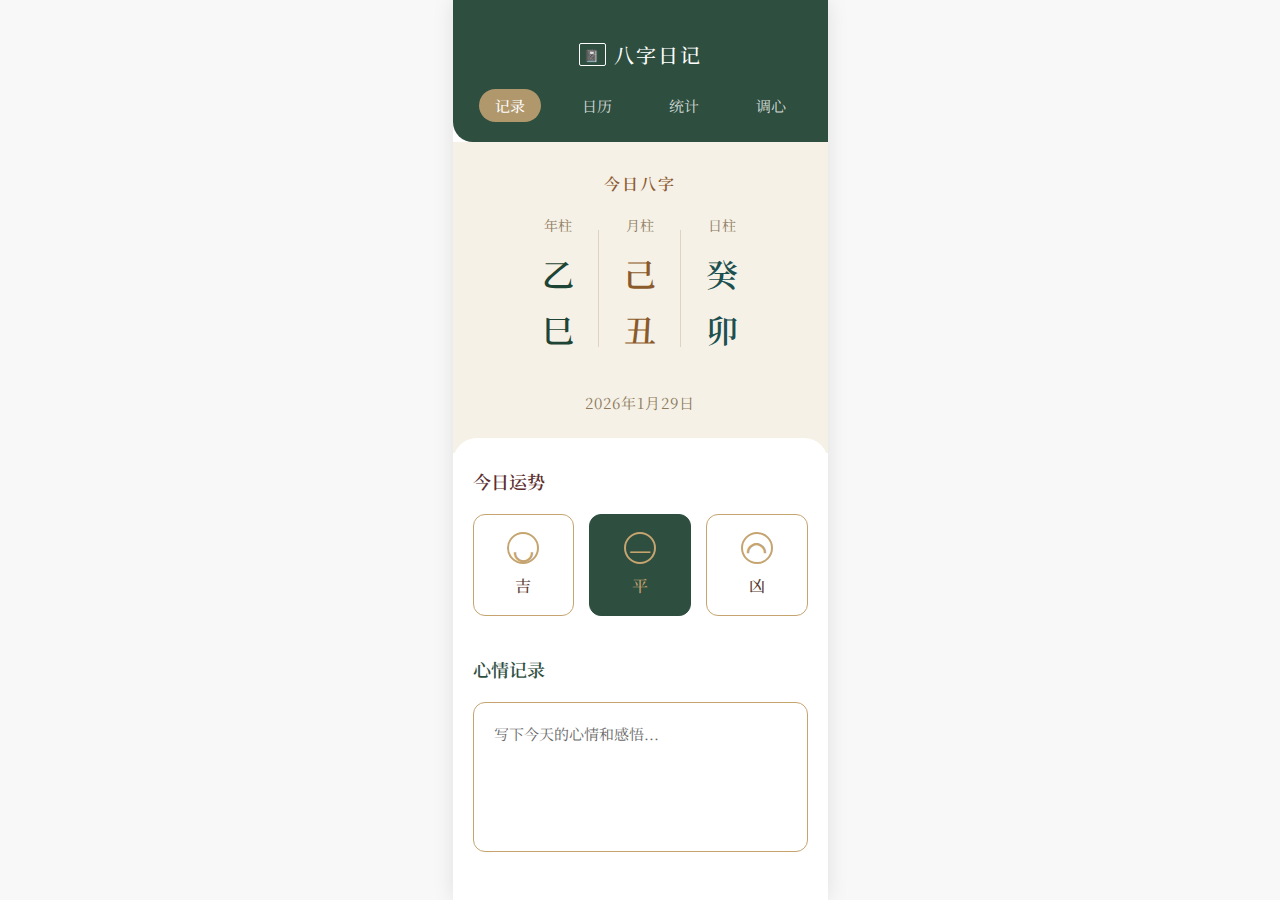
<file: design-replica.html>
<!DOCTYPE html>
<html lang="zh-CN">

<head>
    <meta charset="UTF-8">
    <meta name="viewport" content="width=device-width, initial-scale=1.0">
    <title>八字日记 - 风格复刻</title>
    <link
        href="https://fonts.googleapis.com/css2?family=Noto+Serif+SC:wght@400;500;600;700&family=Noto+Sans+SC:wght@300;400;500&display=swap"
        rel="stylesheet">
    <style>
        :root {
            /* Palette extraction from image */
            --r-color-primary-bg: #2E4E3F;
            /* Deep Green Header */
            --r-color-cream-bg: #F5F1E6;
            /* Cream Section Bg */
            --r-color-gold: #C5A470;
            /* Gold/Khaki Accents */
            --r-color-text-dark: #333333;
            --r-color-text-brown: #5C4033;
            /* Dark Brown for titles */
            --r-color-active-btn: #D6BD8C;
            /* Nav Active Background */
            --r-color-green-text: #2c523e;
            --r-color-brown-text: #8B5A2B;
            --r-color-teal-text: #1C4F4F;
        }

        * {
            margin: 0;
            padding: 0;
            box-sizing: border-box;
        }

        body {
            font-family: "Noto Serif SC", serif;
            /* Serif font matches the vibe */
            background-color: #F8F8F8;
            display: flex;
            justify-content: center;
            min-height: 100vh;
        }

        .phone-frame {
            width: 100%;
            max-width: 375px;
            /* Mobile width */
            background: white;
            min-height: 100vh;
            box-shadow: 0 0 20px rgba(0, 0, 0, 0.1);
            position: relative;
        }

        /* HEADER */
        .header {
            background-color: var(--r-color-primary-bg);
            padding: 40px 20px 20px;
            text-align: center;
            color: white;
            border-bottom-left-radius: 20px;
            /* Slight rounding maybe? image cuts off */
            /* Image shows square top, but maybe rounded bottom header? No, looks like a card */
        }

        .header-title {
            font-size: 20px;
            font-weight: 500;
            margin-bottom: 20px;
            display: flex;
            align-items: center;
            justify-content: center;
            gap: 8px;
            letter-spacing: 2px;
        }

        .header-icon {
            width: 20px;
            height: 20px;
            border: 1.5px solid white;
            border-radius: 2px;
        }

        .nav {
            display: flex;
            justify-content: center;
            gap: 25px;
            font-size: 15px;
        }

        .nav-item {
            color: rgba(255, 255, 255, 0.8);
            text-decoration: none;
            padding: 6px 16px;
            border-radius: 20px;
            transition: all 0.2s;
        }

        .nav-item.active {
            background-color: #B0986C;
            /* Gold-ish pill */
            color: white;
            font-weight: 500;
        }

        /* BAZI SECTION */
        .bazi-section {
            background-color: var(--r-color-cream-bg);
            padding: 30px 20px 40px;
            text-align: center;
        }

        .section-title-small {
            color: #8D5A34;
            /* Brownish gold */
            font-size: 16px;
            margin-bottom: 20px;
            font-weight: 600;
            letter-spacing: 2px;
        }

        .pillars-grid {
            display: flex;
            justify-content: center;
            gap: 0;
            /* Handled by dividers */
            margin-bottom: 30px;
            position: relative;
        }

        .pillar-col {
            padding: 0 25px;
            text-align: center;
            position: relative;
        }

        /* Vertical dividers */
        .pillar-col:not(:last-child)::after {
            content: '';
            position: absolute;
            right: 0;
            top: 10%;
            height: 80%;
            width: 1px;
            background-color: rgba(139, 90, 43, 0.2);
        }

        .pillar-label {
            font-size: 14px;
            color: #8D7A60;
            margin-bottom: 15px;
        }

        .pillar-char {
            font-size: 32px;
            font-weight: 600;
            margin-bottom: 10px;
            font-family: "Noto Serif SC", serif;
        }

        /* Column Specific Colors */
        .pillar-col:nth-child(1) .pillar-char {
            color: #1E4435;
        }

        /* Green/Teal */
        .pillar-col:nth-child(2) .pillar-char {
            color: #8B5A2B;
        }

        /* Brown */
        .pillar-col:nth-child(3) .pillar-char {
            color: #1C4F4F;
        }

        /* Teal/Blue */

        .date-display {
            color: #8D7A60;
            font-size: 15px;
            letter-spacing: 1px;
        }

        /* CONTENT AREA */
        .content-area {
            padding: 30px 20px;
            background: white;
            border-top-left-radius: 24px;
            border-top-right-radius: 24px;
            margin-top: -15px;
            /* Overlap effect if desired, but image looks flat */
            /* Image shows white background starts after Bazi. layout seems flat */
        }

        .section-header {
            color: #5C2E2E;
            /* Reddish Brown */
            font-size: 18px;
            margin-bottom: 20px;
            font-weight: 600;
        }

        /* FORTUNE BUTTONS */
        .fortune-row {
            display: flex;
            justify-content: space-between;
            gap: 15px;
            margin-bottom: 40px;
        }

        .fortune-btn {
            flex: 1;
            aspect-ratio: 1;
            border: 1px solid var(--r-color-gold);
            border-radius: 12px;
            background: white;
            display: flex;
            flex-direction: column;
            align-items: center;
            justify-content: center;
            gap: 10px;
            cursor: pointer;
            transition: all 0.2s;
            color: #5C4033;
        }

        .fortune-icon {
            font-size: 24px;
            width: 32px;
            height: 32px;
            border-radius: 50%;
            border: 2px solid var(--r-color-gold);
            display: flex;
            align-items: center;
            justify-content: center;
            color: var(--r-color-gold);
            font-weight: bold;
        }

        .fortune-label {
            font-size: 16px;
            font-weight: 500;
        }

        /* Active State */
        .fortune-btn.active {
            background-color: var(--r-color-primary-bg);
            /* Dark Green */
            border-color: var(--r-color-primary-bg);
            color: var(--r-color-gold);
        }

        .fortune-btn.active .fortune-icon {
            border-color: var(--r-color-gold);
            color: var(--r-color-gold);
        }

        /* MOOD RECORD */
        .mood-box {
            border: 1px solid var(--r-color-gold);
            border-radius: 12px;
            padding: 20px;
            min-height: 150px;
            color: #666;
            font-size: 15px;
        }
    </style>
</head>

<body>
    <div class="phone-frame">
        <!-- HEADER -->
        <header class="header">
            <div class="header-title">
                <span style="border: 1px solid white; padding: 2px 4px; border-radius: 2px; font-size: 12px;">📓</span>
                八字日记
            </div>
            <nav class="nav">
                <a href="#" class="nav-item active">记录</a>
                <a href="#" class="nav-item">日历</a>
                <a href="#" class="nav-item">统计</a>
                <a href="#" class="nav-item">调心</a>
            </nav>
        </header>

        <!-- BAZI -->
        <section class="bazi-section">
            <h3 class="section-title-small">今日八字</h3>
            <div class="pillars-grid">
                <!-- Year -->
                <div class="pillar-col">
                    <div class="pillar-label">年柱</div>
                    <div class="pillar-char">乙</div>
                    <div class="pillar-char">巳</div>
                </div>
                <!-- Month -->
                <div class="pillar-col">
                    <div class="pillar-label">月柱</div>
                    <div class="pillar-char">己</div>
                    <div class="pillar-char">丑</div>
                </div>
                <!-- Day -->
                <div class="pillar-col">
                    <div class="pillar-label">日柱</div>
                    <div class="pillar-char">癸</div>
                    <div class="pillar-char">卯</div>
                </div>
            </div>
            <div class="date-display">2026年1月29日</div>
        </section>

        <!-- CONTENT -->
        <div class="content-area">
            <h3 class="section-header">今日运势</h3>
            <div class="fortune-row">
                <div class="fortune-btn">
                    <div class="fortune-icon">◡</div>
                    <span class="fortune-label">吉</span>
                </div>
                <div class="fortune-btn active">
                    <div class="fortune-icon">—</div>
                    <span class="fortune-label">平</span>
                </div>
                <div class="fortune-btn">
                    <div class="fortune-icon">◠</div>
                    <span class="fortune-label">凶</span>
                </div>
            </div>

            <h3 class="section-header" style="color: #2E4E3F;">心情记录</h3>
            <div class="mood-box">
                写下今天的心情和感悟...
            </div>
        </div>
    </div>
</body>

</html>
</file>
